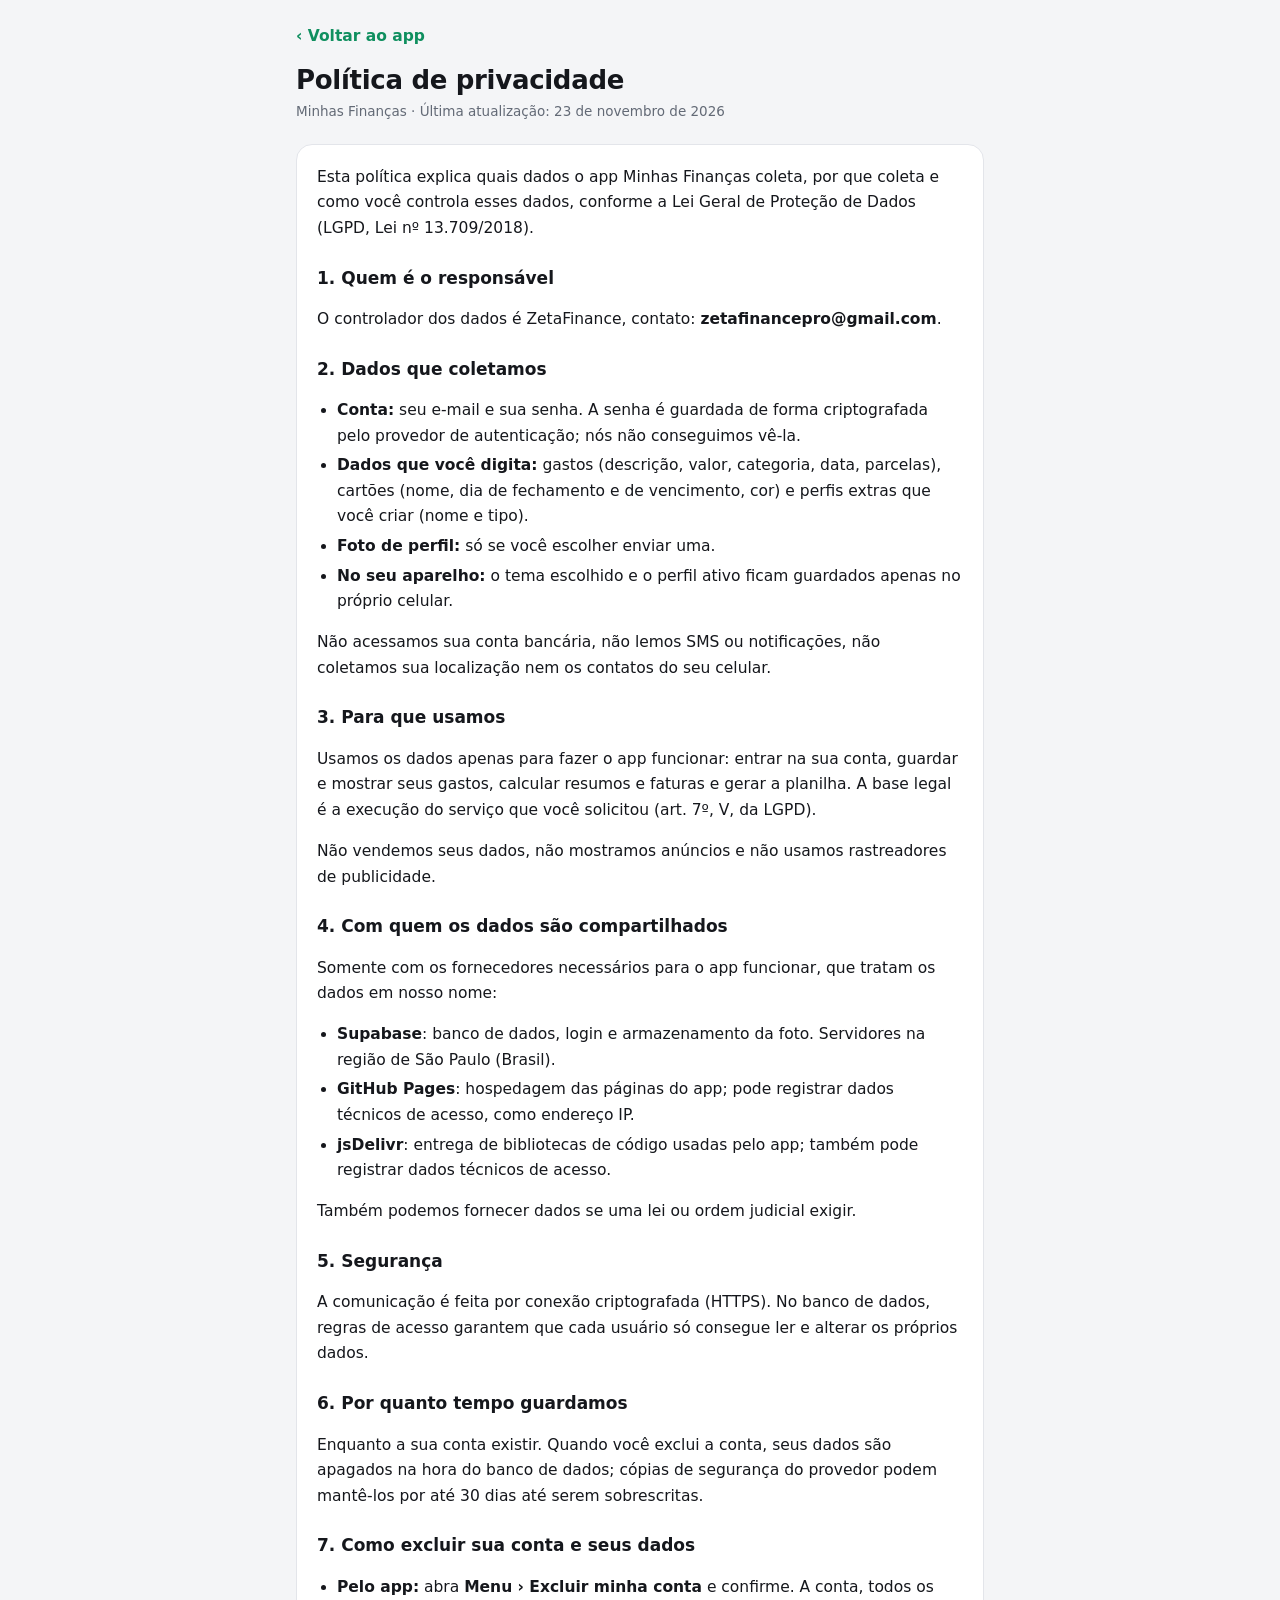
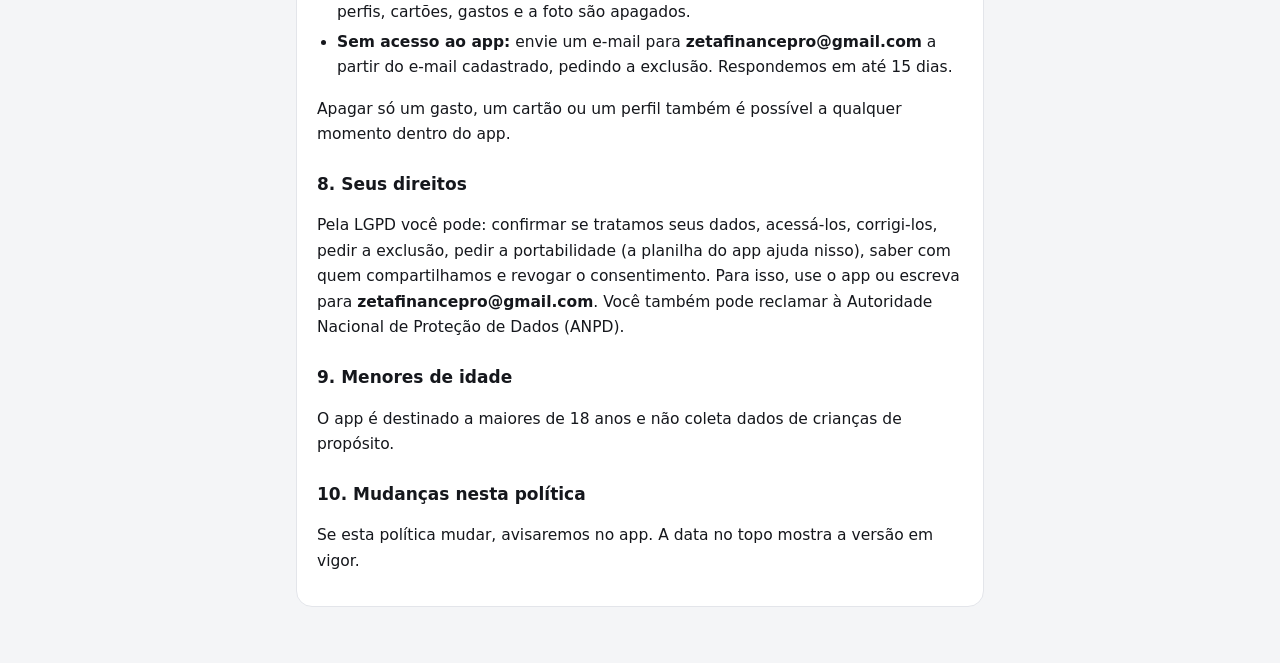
<file: privacidade.html>
<!doctype html>
<html lang="pt-BR">
<head>
  <meta charset="utf-8">
  <meta name="viewport" content="width=device-width, initial-scale=1">
  <title>Política de privacidade</title>
  <link rel="icon" href="icon.svg" type="image/svg+xml">
  <link rel="stylesheet" href="legal.css">
</head>
<body>
<main>
  <a class="back" href="./">‹ Voltar ao app</a>
  <h1>Política de privacidade</h1>
  <p class="updated">Minhas Finanças · Última atualização: 23 de novembro de 2026</p>
  <article>
    <p>Esta política explica quais dados o app Minhas Finanças coleta, por que coleta e como você controla esses dados, conforme a Lei Geral de Proteção de Dados (LGPD, Lei nº 13.709/2018).</p>

    <h2>1. Quem é o responsável</h2>
    <p>O controlador dos dados é ZetaFinance, contato: <b>zetafinancepro@gmail.com</b>.</p>

    <h2>2. Dados que coletamos</h2>
    <ul>
      <li><b>Conta:</b> seu e-mail e sua senha. A senha é guardada de forma criptografada pelo provedor de autenticação; nós não conseguimos vê-la.</li>
      <li><b>Dados que você digita:</b> gastos (descrição, valor, categoria, data, parcelas), cartões (nome, dia de fechamento e de vencimento, cor) e perfis extras que você criar (nome e tipo).</li>
      <li><b>Foto de perfil:</b> só se você escolher enviar uma.</li>
      <li><b>No seu aparelho:</b> o tema escolhido e o perfil ativo ficam guardados apenas no próprio celular.</li>
    </ul>
    <p>Não acessamos sua conta bancária, não lemos SMS ou notificações, não coletamos sua localização nem os contatos do seu celular.</p>

    <h2>3. Para que usamos</h2>
    <p>Usamos os dados apenas para fazer o app funcionar: entrar na sua conta, guardar e mostrar seus gastos, calcular resumos e faturas e gerar a planilha. A base legal é a execução do serviço que você solicitou (art. 7º, V, da LGPD).</p>
    <p>Não vendemos seus dados, não mostramos anúncios e não usamos rastreadores de publicidade.</p>

    <h2>4. Com quem os dados são compartilhados</h2>
    <p>Somente com os fornecedores necessários para o app funcionar, que tratam os dados em nosso nome:</p>
    <ul>
      <li><b>Supabase</b>: banco de dados, login e armazenamento da foto. Servidores na região de São Paulo (Brasil).</li>
      <li><b>GitHub Pages</b>: hospedagem das páginas do app; pode registrar dados técnicos de acesso, como endereço IP.</li>
      <li><b>jsDelivr</b>: entrega de bibliotecas de código usadas pelo app; também pode registrar dados técnicos de acesso.</li>
    </ul>
    <p>Também podemos fornecer dados se uma lei ou ordem judicial exigir.</p>

    <h2>5. Segurança</h2>
    <p>A comunicação é feita por conexão criptografada (HTTPS). No banco de dados, regras de acesso garantem que cada usuário só consegue ler e alterar os próprios dados.</p>

    <h2>6. Por quanto tempo guardamos</h2>
    <p>Enquanto a sua conta existir. Quando você exclui a conta, seus dados são apagados na hora do banco de dados; cópias de segurança do provedor podem mantê-los por até 30 dias até serem sobrescritas.</p>

    <h2 id="excluir-conta">7. Como excluir sua conta e seus dados</h2>
    <ul>
      <li><b>Pelo app:</b> abra <b>Menu › Excluir minha conta</b> e confirme. A conta, todos os perfis, cartões, gastos e a foto são apagados.</li>
      <li><b>Sem acesso ao app:</b> envie um e-mail para <b>zetafinancepro@gmail.com</b> a partir do e-mail cadastrado, pedindo a exclusão. Respondemos em até 15 dias.</li>
    </ul>
    <p>Apagar só um gasto, um cartão ou um perfil também é possível a qualquer momento dentro do app.</p>

    <h2>8. Seus direitos</h2>
    <p>Pela LGPD você pode: confirmar se tratamos seus dados, acessá-los, corrigi-los, pedir a exclusão, pedir a portabilidade (a planilha do app ajuda nisso), saber com quem compartilhamos e revogar o consentimento. Para isso, use o app ou escreva para <b>zetafinancepro@gmail.com</b>. Você também pode reclamar à Autoridade Nacional de Proteção de Dados (ANPD).</p>

    <h2>9. Menores de idade</h2>
    <p>O app é destinado a maiores de 18 anos e não coleta dados de crianças de propósito.</p>

    <h2>10. Mudanças nesta política</h2>
    <p>Se esta política mudar, avisaremos no app. A data no topo mostra a versão em vigor.</p>
  </article>
</main>
</body>
</html>
</file>
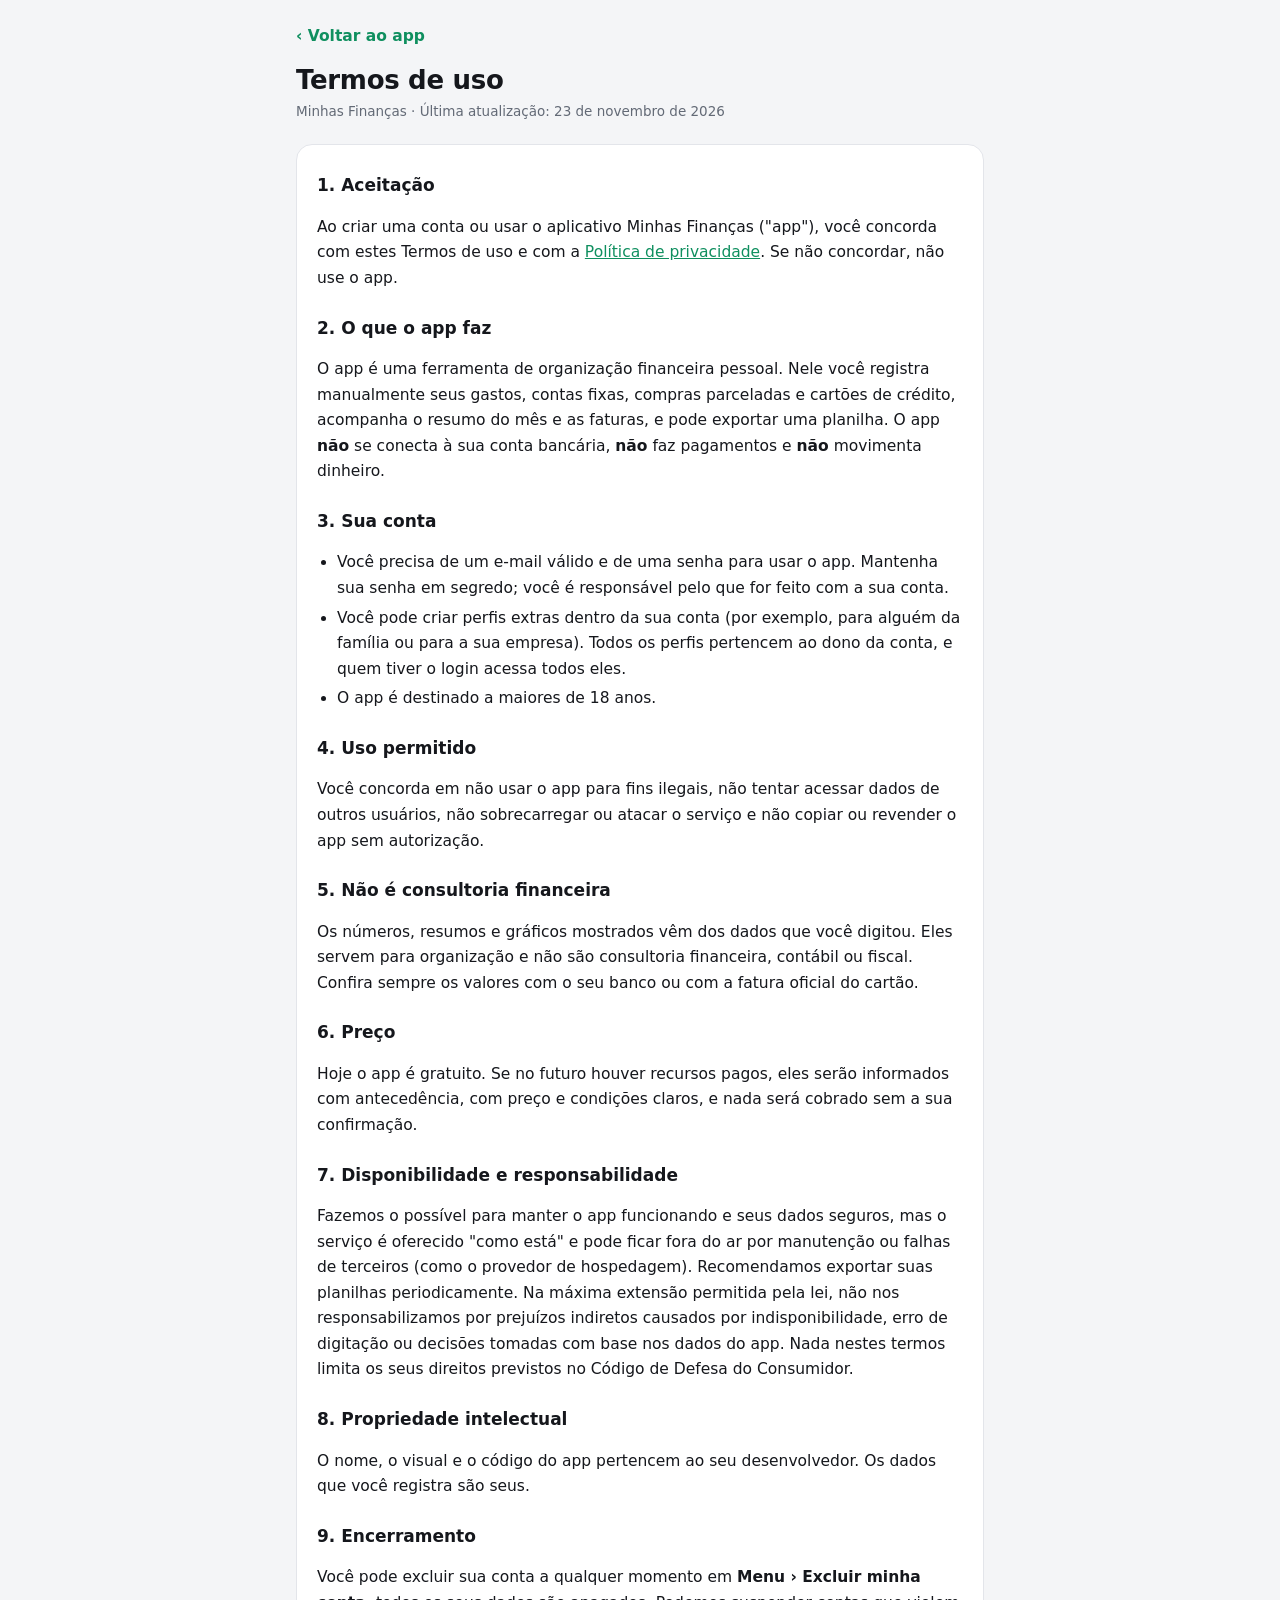
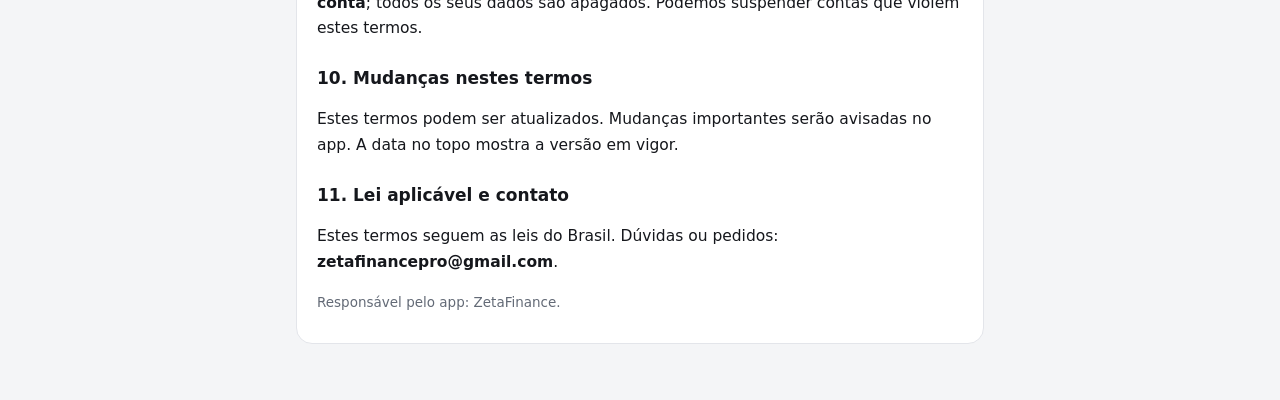
<file: termos.html>
<!doctype html>
<html lang="pt-BR">
<head>
  <meta charset="utf-8">
  <meta name="viewport" content="width=device-width, initial-scale=1">
  <title>Termos de uso</title>
  <link rel="icon" href="icon.svg" type="image/svg+xml">
  <link rel="stylesheet" href="legal.css">
</head>
<body>
<main>
  <a class="back" href="./">‹ Voltar ao app</a>
  <h1>Termos de uso</h1>
  <p class="updated">Minhas Finanças · Última atualização: 23 de novembro de 2026</p>
  <article>
    <h2>1. Aceitação</h2>
    <p>Ao criar uma conta ou usar o aplicativo Minhas Finanças ("app"), você concorda com estes Termos de uso e com a <a href="privacidade.html">Política de privacidade</a>. Se não concordar, não use o app.</p>

    <h2>2. O que o app faz</h2>
    <p>O app é uma ferramenta de organização financeira pessoal. Nele você registra manualmente seus gastos, contas fixas, compras parceladas e cartões de crédito, acompanha o resumo do mês e as faturas, e pode exportar uma planilha. O app <b>não</b> se conecta à sua conta bancária, <b>não</b> faz pagamentos e <b>não</b> movimenta dinheiro.</p>

    <h2>3. Sua conta</h2>
    <ul>
      <li>Você precisa de um e-mail válido e de uma senha para usar o app. Mantenha sua senha em segredo; você é responsável pelo que for feito com a sua conta.</li>
      <li>Você pode criar perfis extras dentro da sua conta (por exemplo, para alguém da família ou para a sua empresa). Todos os perfis pertencem ao dono da conta, e quem tiver o login acessa todos eles.</li>
      <li>O app é destinado a maiores de 18 anos.</li>
    </ul>

    <h2>4. Uso permitido</h2>
    <p>Você concorda em não usar o app para fins ilegais, não tentar acessar dados de outros usuários, não sobrecarregar ou atacar o serviço e não copiar ou revender o app sem autorização.</p>

    <h2>5. Não é consultoria financeira</h2>
    <p>Os números, resumos e gráficos mostrados vêm dos dados que você digitou. Eles servem para organização e não são consultoria financeira, contábil ou fiscal. Confira sempre os valores com o seu banco ou com a fatura oficial do cartão.</p>

    <h2>6. Preço</h2>
    <p>Hoje o app é gratuito. Se no futuro houver recursos pagos, eles serão informados com antecedência, com preço e condições claros, e nada será cobrado sem a sua confirmação.</p>

    <h2>7. Disponibilidade e responsabilidade</h2>
    <p>Fazemos o possível para manter o app funcionando e seus dados seguros, mas o serviço é oferecido "como está" e pode ficar fora do ar por manutenção ou falhas de terceiros (como o provedor de hospedagem). Recomendamos exportar suas planilhas periodicamente. Na máxima extensão permitida pela lei, não nos responsabilizamos por prejuízos indiretos causados por indisponibilidade, erro de digitação ou decisões tomadas com base nos dados do app. Nada nestes termos limita os seus direitos previstos no Código de Defesa do Consumidor.</p>

    <h2>8. Propriedade intelectual</h2>
    <p>O nome, o visual e o código do app pertencem ao seu desenvolvedor. Os dados que você registra são seus.</p>

    <h2>9. Encerramento</h2>
    <p>Você pode excluir sua conta a qualquer momento em <b>Menu › Excluir minha conta</b>; todos os seus dados são apagados. Podemos suspender contas que violem estes termos.</p>

    <h2>10. Mudanças nestes termos</h2>
    <p>Estes termos podem ser atualizados. Mudanças importantes serão avisadas no app. A data no topo mostra a versão em vigor.</p>

    <h2>11. Lei aplicável e contato</h2>
    <p>Estes termos seguem as leis do Brasil. Dúvidas ou pedidos: <b>zetafinancepro@gmail.com</b>.</p>
    <p class="note">Responsável pelo app: ZetaFinance.</p>
  </article>
</main>
</body>
</html>
</file>
<file: legal.css>
/* Páginas de Termos de uso e Política de privacidade */
:root {
  color-scheme: light dark;
  --bg: #f4f5f7; --surface: #ffffff; --text: #15171c; --muted: #636a76; --border: #e3e5ea; --accent: #0f8f5f;
}
@media (prefers-color-scheme: dark) {
  :root { --bg: #0f1115; --surface: #171a21; --text: #eceef2; --muted: #9aa1ad; --border: #262a33; --accent: #2bd38f; }
}
* { box-sizing: border-box; }
body {
  margin: 0; background: var(--bg); color: var(--text);
  font: 15.5px/1.65 system-ui, -apple-system, "Segoe UI", Roboto, sans-serif;
  -webkit-text-size-adjust: 100%;
}
main { max-width: 720px; margin: 0 auto; padding: 24px 16px 56px; }
.back { display: inline-block; margin-bottom: 14px; color: var(--accent); font-weight: 600; text-decoration: none; }
h1 { font-size: 26px; line-height: 1.25; margin: 0 0 4px; letter-spacing: -.3px; }
.updated { color: var(--muted); font-size: 13.5px; margin: 0 0 22px; }
article { background: var(--surface); border: 1px solid var(--border); border-radius: 16px; padding: 4px 20px 16px; }
h2 { font-size: 17px; margin: 22px 0 6px; }
p, li { color: var(--text); }
ul { padding-left: 20px; }
li { margin: 4px 0; }
a { color: var(--accent); }
.note { color: var(--muted); font-size: 13.5px; }
</file>
